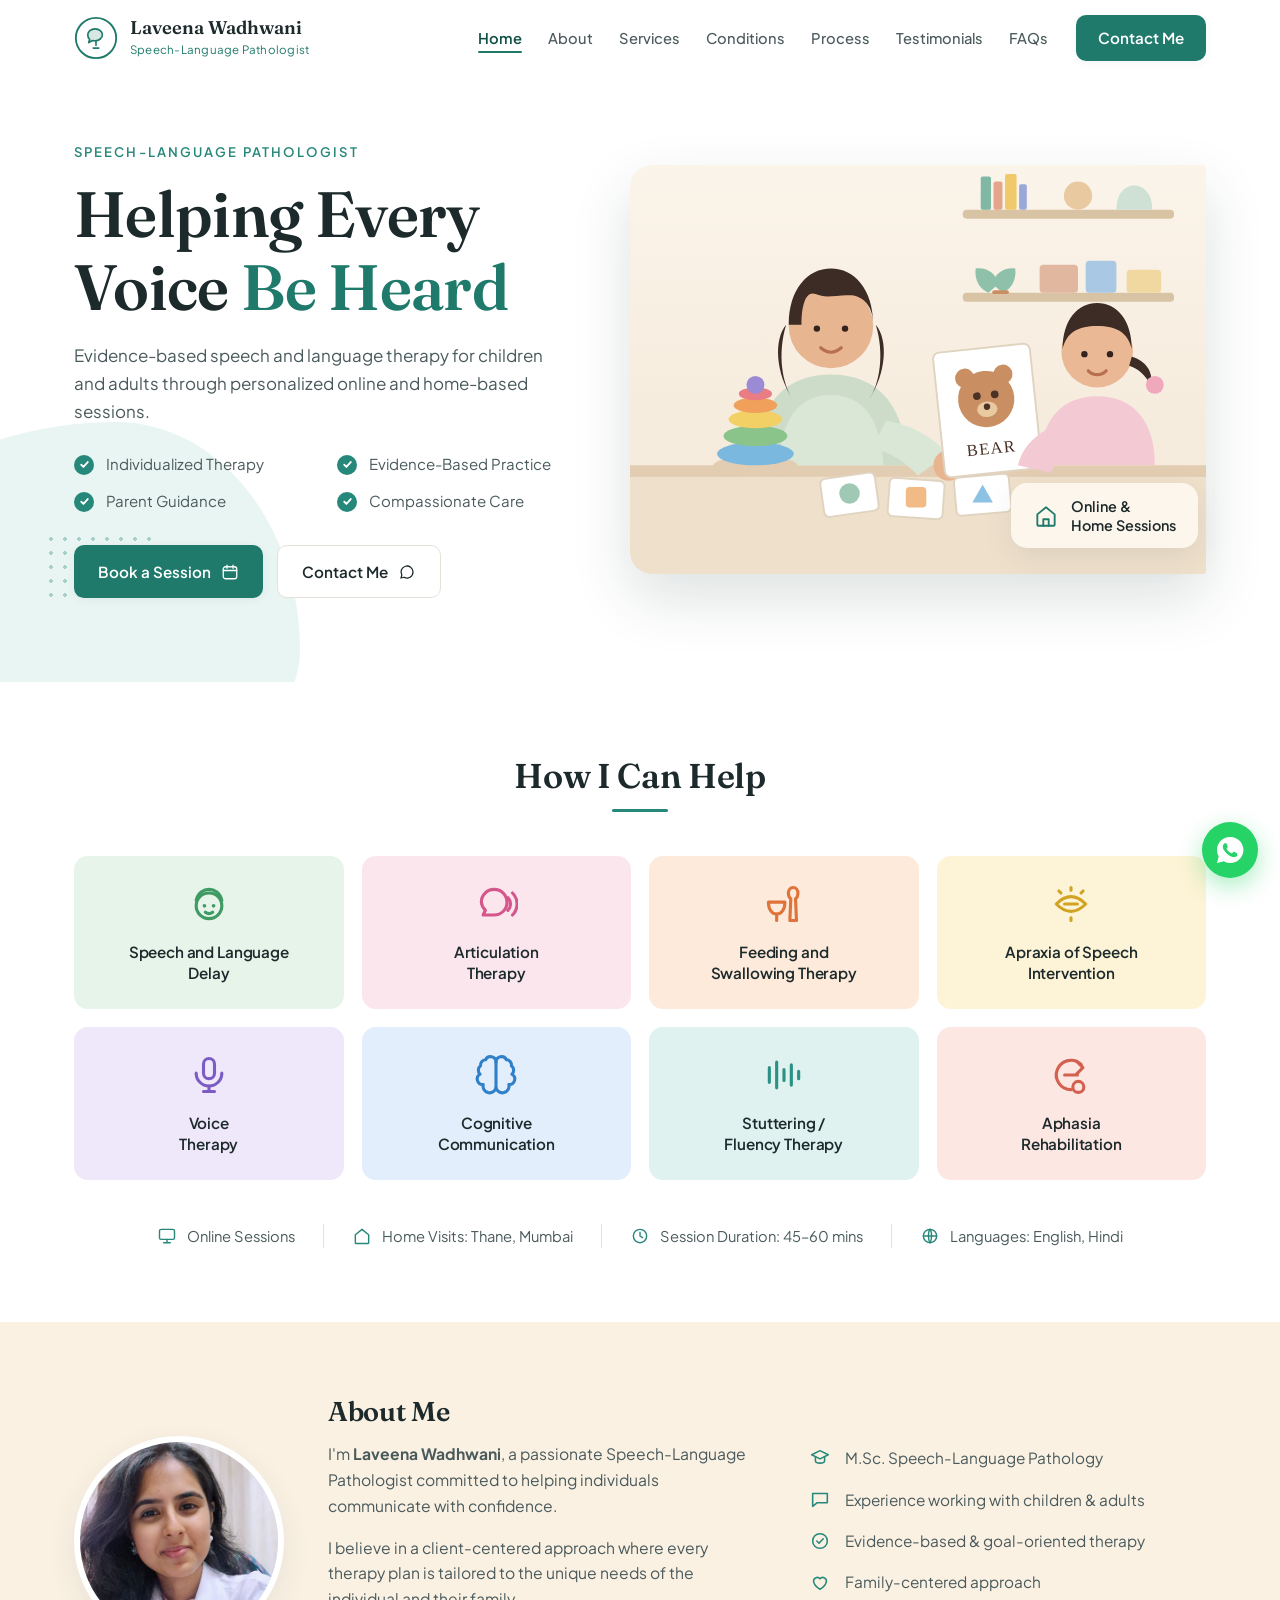
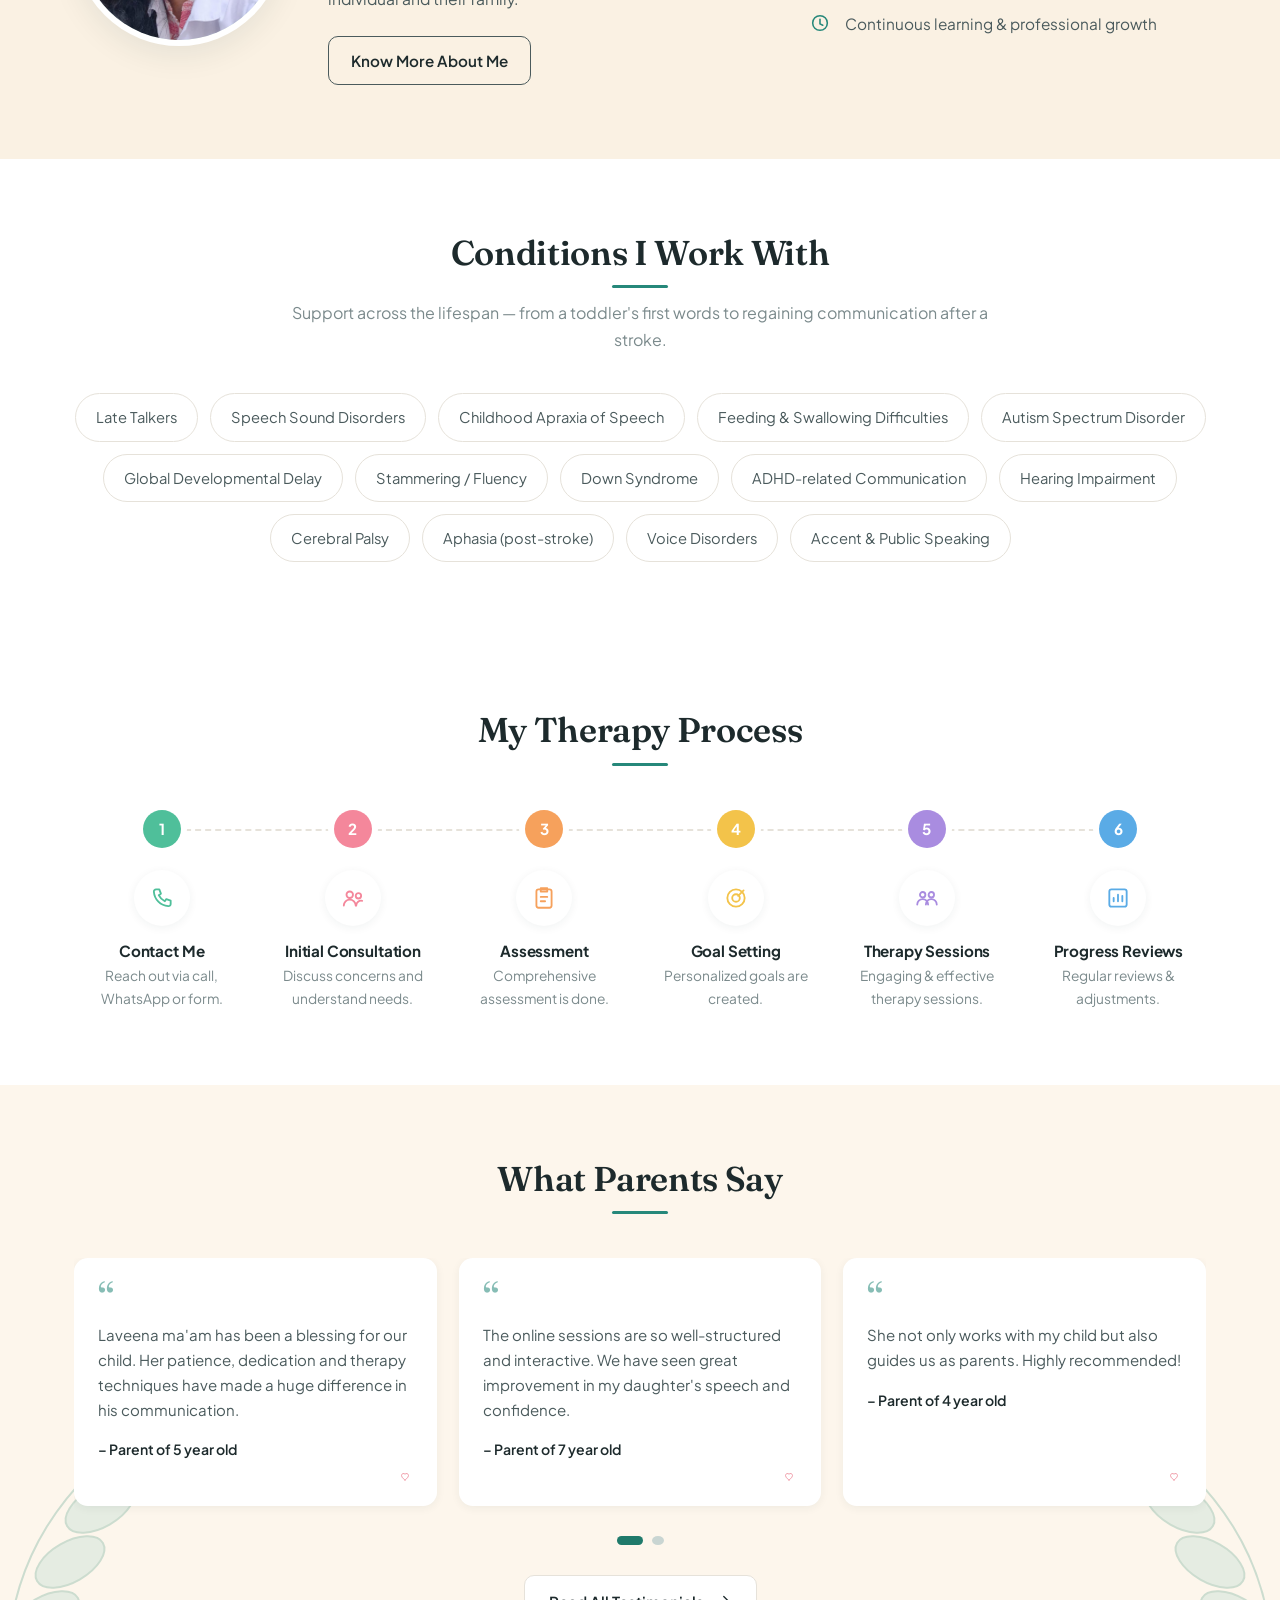
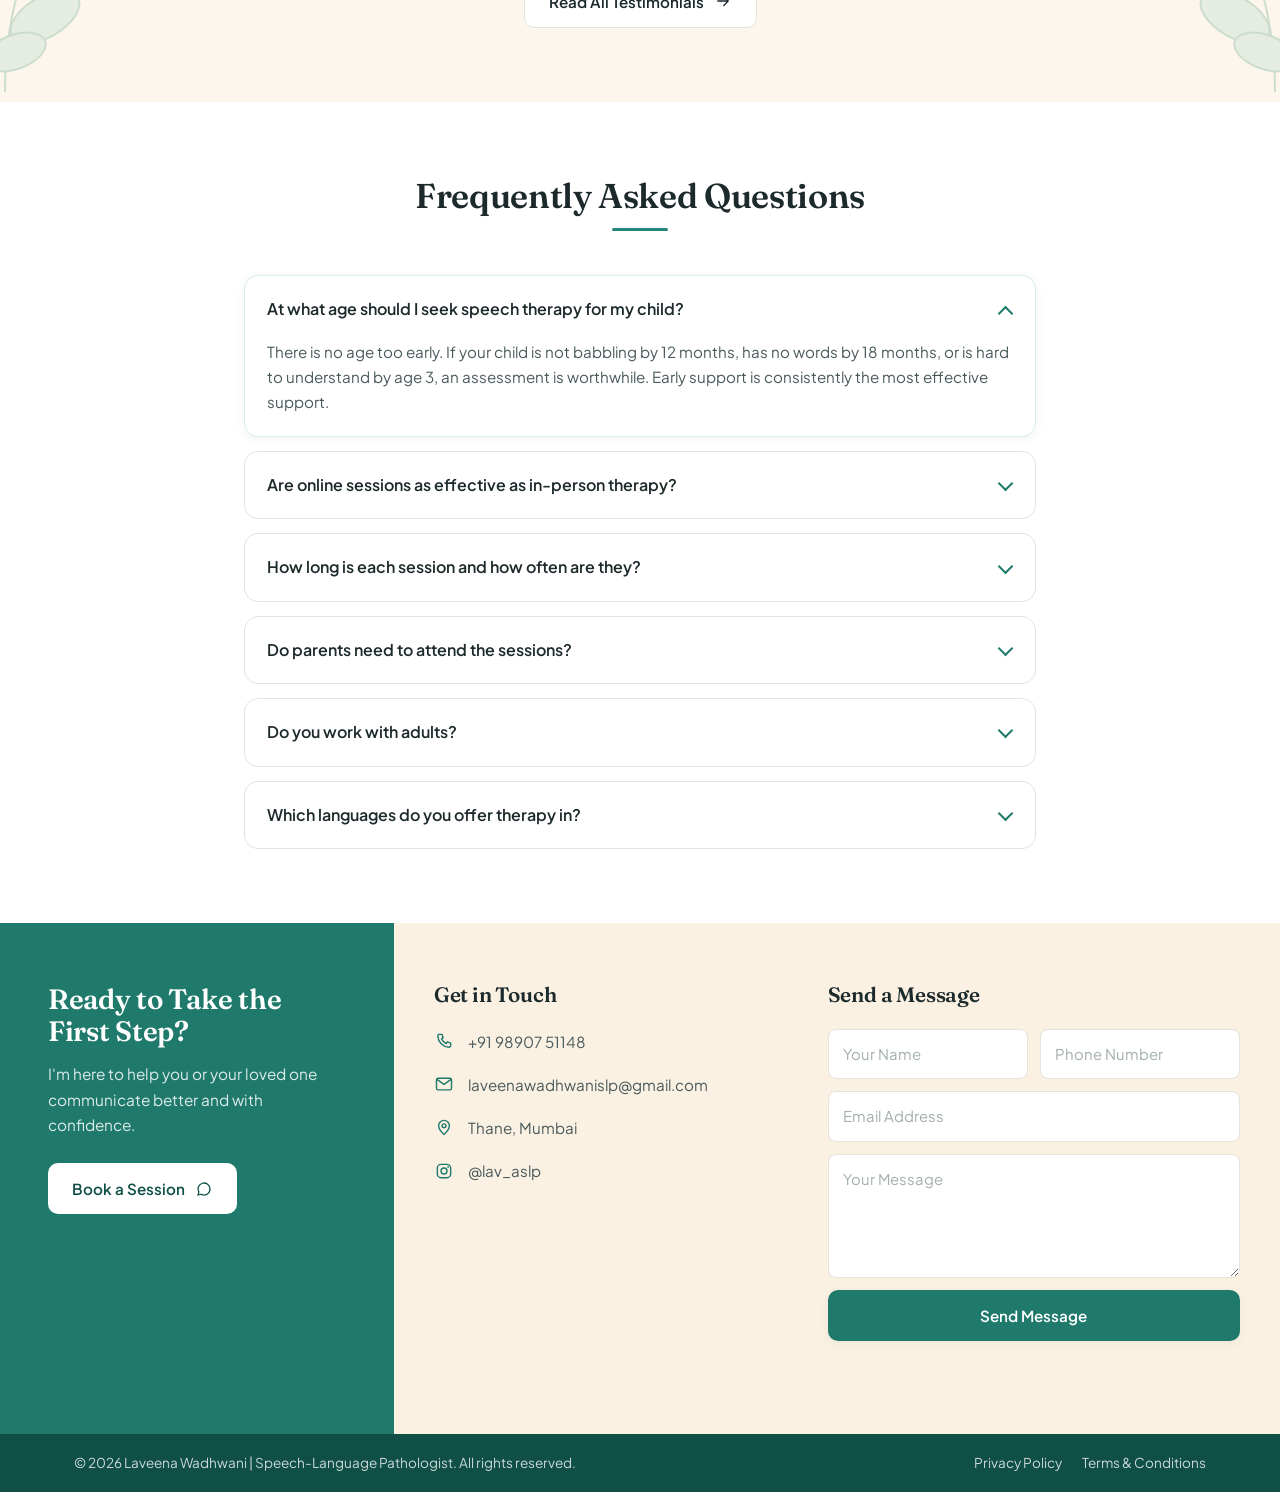
<file: index.html>
<!DOCTYPE html>
<html lang="en">
<head>
<meta charset="UTF-8" />
<meta name="viewport" content="width=device-width, initial-scale=1" />
<title>Laveena Wadhwani | Speech-Language Pathologist</title>
<meta name="description" content="Evidence-based speech and language therapy for children and adults. Online and home-based sessions with Laveena Wadhwani, Speech-Language Pathologist." />
<meta name="theme-color" content="#1f7a6b" />

<meta property="og:type" content="website" />
<meta property="og:title" content="Laveena Wadhwani | Speech-Language Pathologist" />
<meta property="og:description" content="Helping every voice be heard. Evidence-based speech and language therapy for children and adults." />
<meta property="og:image" content="assets/img/hero.svg" />

<link rel="icon" href="assets/img/favicon.svg" type="image/svg+xml" />
<link rel="preconnect" href="https://fonts.googleapis.com" />
<link rel="preconnect" href="https://fonts.gstatic.com" crossorigin />
<link href="https://fonts.googleapis.com/css2?family=Fraunces:opsz,wght@9..144,400;9..144,600;9..144,700&family=Plus+Jakarta+Sans:wght@400;500;600;700&display=swap" rel="stylesheet" />
<link rel="stylesheet" href="assets/css/styles.css" />

<script type="application/ld+json">
{
  "@context": "https://schema.org",
  "@type": "MedicalBusiness",
  "name": "Laveena Wadhwani — Speech-Language Pathologist",
  "description": "Evidence-based speech and language therapy for children and adults, online and home-based.",
  "telephone": "+91-98907-51148",
  "email": "laveenawadhwanislp@gmail.com",
  "availableLanguage": ["English", "Hindi"],
  "areaServed": { "@type": "City", "name": "Thane, Mumbai" },
  "address": { "@type": "PostalAddress", "addressLocality": "Thane", "addressRegion": "Maharashtra", "addressCountry": "IN" },
  "medicalSpecialty": "SpeechPathology"
}
</script>
</head>
<body>

<a class="skip-link" href="#main">Skip to content</a>

<!-- ============ HEADER ============ -->
<header class="site-header" id="header">
  <div class="container header-inner">
    <a class="brand" href="#home" aria-label="Laveena Wadhwani, home">
      <span class="brand-mark" aria-hidden="true">
        <svg viewBox="0 0 48 48" fill="none">
          <circle cx="24" cy="24" r="22" stroke="currentColor" stroke-width="2"/>
          <path d="M15 20.5c0-3.6 3.6-6.5 8-6.5s8 2.9 8 6.5-3.6 6.5-8 6.5c-.9 0-1.8-.1-2.6-.3L16 29l1.1-3.4c-1.3-1.2-2.1-2.8-2.1-5.1Z" fill="currentColor" opacity=".18"/>
          <path d="M15 20.5c0-3.6 3.6-6.5 8-6.5s8 2.9 8 6.5-3.6 6.5-8 6.5c-.9 0-1.8-.1-2.6-.3L16 29l1.1-3.4c-1.3-1.2-2.1-2.8-2.1-5.1Z" stroke="currentColor" stroke-width="1.8" stroke-linejoin="round"/>
          <path d="M24 27v5m-3 3h6" stroke="currentColor" stroke-width="1.8" stroke-linecap="round"/>
        </svg>
      </span>
      <span class="brand-text">
        <strong>Laveena Wadhwani</strong>
        <small>Speech-Language Pathologist</small>
      </span>
    </a>

    <nav class="nav" id="nav" aria-label="Primary">
      <ul>
        <li><a href="#home" class="active">Home</a></li>
        <li><a href="#about">About</a></li>
        <li><a href="#services">Services</a></li>
        <li><a href="#conditions">Conditions</a></li>
        <li><a href="#process">Process</a></li>
        <li><a href="#testimonials">Testimonials</a></li>
        <li><a href="#faqs">FAQs</a></li>
      </ul>
      <a class="btn btn-primary nav-cta" href="#contact">Contact Me</a>
    </nav>

    <button class="nav-toggle" id="navToggle" aria-label="Open menu" aria-expanded="false" aria-controls="nav">
      <span></span><span></span><span></span>
    </button>
  </div>
</header>

<main id="main">

<!-- ============ HERO ============ -->
<section class="hero" id="home">
  <span class="blob blob-1" aria-hidden="true"></span>
  <span class="dots" aria-hidden="true"></span>
  <div class="container hero-inner">
    <div class="hero-copy reveal">
      <p class="eyebrow">Speech-Language Pathologist</p>
      <h1>Helping Every<br />Voice <em>Be Heard</em></h1>
      <p class="lede">Evidence-based speech and language therapy for children and adults through personalized online and home-based sessions.</p>

      <ul class="ticks">
        <li>Individualized Therapy</li>
        <li>Evidence-Based Practice</li>
        <li>Parent Guidance</li>
        <li>Compassionate Care</li>
      </ul>

      <div class="hero-actions">
        <a class="btn btn-primary" href="#contact">Book a Session
          <svg viewBox="0 0 24 24" aria-hidden="true"><rect x="3" y="5" width="18" height="16" rx="3"/><path d="M8 3v4M16 3v4M3 10h18"/></svg>
        </a>
        <a class="btn btn-ghost" href="https://wa.me/919890751148" target="_blank" rel="noopener">Contact Me
          <svg viewBox="0 0 24 24" aria-hidden="true"><path d="M20 12a8 8 0 0 1-11.9 7L4 20l1.1-3.9A8 8 0 1 1 20 12Z"/></svg>
        </a>
      </div>
    </div>

    <div class="hero-media reveal">
      <img src="assets/img/hero.svg" alt="Speech-language pathologist working with a young child using picture cards" width="900" height="640" />
      <div class="hero-badge">
        <svg viewBox="0 0 24 24" aria-hidden="true"><path d="M4 10.5 12 4l8 6.5V20a1 1 0 0 1-1 1H5a1 1 0 0 1-1-1v-9.5Z"/><path d="M9.5 21v-6h5v6"/></svg>
        <span>Online &amp;<br />Home Sessions</span>
      </div>
    </div>
  </div>
</section>

<!-- ============ SERVICES ============ -->
<section class="section" id="services">
  <div class="container">
    <h2 class="section-title">How I Can Help</h2>

    <div class="service-grid">
      <article class="service-card c-green reveal">
        <span class="service-icon">
          <svg viewBox="0 0 24 24" aria-hidden="true"><circle cx="12" cy="13" r="7"/><path d="M5 10c1-4 4-6 7-6s6 2 7 6"/><circle cx="9.5" cy="13" r="1" fill="currentColor" stroke="none"/><circle cx="14.5" cy="13" r="1" fill="currentColor" stroke="none"/><path d="M10 16.5c1.2.9 2.8.9 4 0"/></svg>
        </span>
        <h3>Speech and Language<br />Delay</h3>
      </article>

      <article class="service-card c-pink reveal">
        <span class="service-icon">
          <svg viewBox="0 0 24 24" aria-hidden="true"><path d="M4 11a7 7 0 0 1 14 0c0 3.9-3.1 7-7 7H5l1.2-2.6A7 7 0 0 1 4 11Z"/><path d="M18.5 8.5a5 5 0 0 1 0 7M21 6a8.5 8.5 0 0 1 0 12"/></svg>
        </span>
        <h3>Articulation<br />Therapy</h3>
      </article>

      <article class="service-card c-peach reveal">
        <span class="service-icon">
          <svg viewBox="0 0 24 24" aria-hidden="true"><path d="M3.5 11h9c0 4-2 6.5-4.5 6.5S3.5 15 3.5 11Z"/><path d="M8 17.5V21"/><path d="M17 3c1.6 0 2.6 1.3 2.6 3.2 0 1.4-.5 2.4-1.3 3l.5 11.8h-3.6l.5-11.8c-.8-.6-1.3-1.6-1.3-3C14.4 4.3 15.4 3 17 3Z"/></svg>
        </span>
        <h3>Feeding and<br />Swallowing Therapy</h3>
      </article>

      <article class="service-card c-yellow reveal">
        <span class="service-icon">
          <svg viewBox="0 0 24 24" aria-hidden="true"><path d="M4 12c2.5-2.6 5.3-4 8-4s5.5 1.4 8 4c-2.5 2.6-5.3 4-8 4s-5.5-1.4-8-4Z"/><path d="M8.5 12h7"/><path d="M12 4.5V3M6.5 6 5.4 4.9M17.5 6l1.1-1.1M12 19.5V21"/></svg>
        </span>
        <h3>Apraxia of Speech<br />Intervention</h3>
      </article>

      <article class="service-card c-lilac reveal">
        <span class="service-icon">
          <svg viewBox="0 0 24 24" aria-hidden="true"><rect x="9" y="3" width="6" height="11" rx="3"/><path d="M5 11a7 7 0 0 0 14 0"/><path d="M12 18v3M9 21h6"/></svg>
        </span>
        <h3>Voice<br />Therapy</h3>
      </article>

      <article class="service-card c-blue reveal">
        <span class="service-icon">
          <svg viewBox="0 0 24 24" aria-hidden="true"><path d="M12 5a3 3 0 0 0-5.7-1.3A2.8 2.8 0 0 0 3.6 7a3 3 0 0 0-.3 4.6A3 3 0 0 0 5 17.2 3 3 0 0 0 12 19V5Z"/><path d="M12 5a3 3 0 0 1 5.7-1.3A2.8 2.8 0 0 1 20.4 7a3 3 0 0 1 .3 4.6A3 3 0 0 1 19 17.2 3 3 0 0 1 12 19"/></svg>
        </span>
        <h3>Cognitive<br />Communication</h3>
      </article>

      <article class="service-card c-mint reveal">
        <span class="service-icon">
          <svg viewBox="0 0 24 24" aria-hidden="true"><path d="M4 8v8M8 5v14M12 9v6M16 6.5v11M20 10v4"/></svg>
        </span>
        <h3>Stuttering /<br />Fluency Therapy</h3>
      </article>

      <article class="service-card c-coral reveal">
        <span class="service-icon">
          <svg viewBox="0 0 24 24" aria-hidden="true"><path d="M12 20a8 8 0 1 1 5.6-13.7"/><path d="M8.5 12h7"/><path d="M15 4.5 18.5 8 15 11.5"/><path d="M16 15.5c1.6 0 3 1.3 3 3s-1.4 3-3 3-3-1.3-3-3 1.4-3 3-3Z"/></svg>
        </span>
        <h3>Aphasia<br />Rehabilitation</h3>
      </article>
    </div>

    <ul class="info-strip reveal">
      <li>
        <svg viewBox="0 0 24 24" aria-hidden="true"><rect x="3" y="4" width="18" height="12" rx="2"/><path d="M8 20h8M12 16v4"/></svg>
        Online Sessions
      </li>
      <li>
        <svg viewBox="0 0 24 24" aria-hidden="true"><path d="M4 10.5 12 4l8 6.5V20a1 1 0 0 1-1 1H5a1 1 0 0 1-1-1v-9.5Z"/></svg>
        Home Visits: Thane, Mumbai
      </li>
      <li>
        <svg viewBox="0 0 24 24" aria-hidden="true"><circle cx="12" cy="12" r="8"/><path d="M12 7.5V12l3 2"/></svg>
        Session Duration: 45–60 mins
      </li>
      <li>
        <svg viewBox="0 0 24 24" aria-hidden="true"><circle cx="12" cy="12" r="8"/><path d="M4 12h16M12 4c2.5 2.6 2.5 12.4 0 16M12 4c-2.5 2.6-2.5 12.4 0 16"/></svg>
        Languages: English, Hindi
      </li>
    </ul>
  </div>
</section>

<!-- ============ ABOUT ============ -->
<section class="section about" id="about">
  <div class="container about-inner">
    <div class="about-photo reveal">
      <img src="assets/img/portrait.jpg" alt="Laveena Wadhwani, Speech-Language Pathologist" width="913" height="1600" />
    </div>

    <div class="about-copy reveal">
      <h2>About Me</h2>
      <p>I'm <strong>Laveena Wadhwani</strong>, a passionate Speech-Language Pathologist committed to helping individuals communicate with confidence.</p>
      <p>I believe in a client-centered approach where every therapy plan is tailored to the unique needs of the individual and their family.</p>
      <a class="btn btn-outline" href="#contact">Know More About Me</a>
    </div>

    <ul class="about-points reveal">
      <li>
        <svg viewBox="0 0 24 24" aria-hidden="true"><path d="M12 4 3 8.5 12 13l9-4.5L12 4Z"/><path d="M7 10.8V15c0 1.4 2.2 2.6 5 2.6s5-1.2 5-2.6v-4.2"/></svg>
        M.Sc. Speech-Language Pathology
      </li>
      <li>
        <svg viewBox="0 0 24 24" aria-hidden="true"><path d="M4 6h16v10H9l-5 4V6Z"/></svg>
        Experience working with children &amp; adults
      </li>
      <li>
        <svg viewBox="0 0 24 24" aria-hidden="true"><circle cx="12" cy="12" r="8"/><path d="m8.5 12 2.4 2.5 4.6-5"/></svg>
        Evidence-based &amp; goal-oriented therapy
      </li>
      <li>
        <svg viewBox="0 0 24 24" aria-hidden="true"><path d="M12 20s-7-4.4-7-9a4 4 0 0 1 7-2.6A4 4 0 0 1 19 11c0 4.6-7 9-7 9Z"/></svg>
        Family-centered approach
      </li>
      <li>
        <svg viewBox="0 0 24 24" aria-hidden="true"><circle cx="12" cy="12" r="8"/><path d="M12 8v5l3 1.5"/></svg>
        Continuous learning &amp; professional growth
      </li>
    </ul>
  </div>
</section>

<!-- ============ CONDITIONS ============ -->
<section class="section" id="conditions">
  <div class="container">
    <h2 class="section-title">Conditions I Work With</h2>
    <p class="section-sub">Support across the lifespan — from a toddler's first words to regaining communication after a stroke.</p>

    <div class="chip-grid">
      <span class="chip reveal">Late Talkers</span>
      <span class="chip reveal">Speech Sound Disorders</span>
      <span class="chip reveal">Childhood Apraxia of Speech</span>
      <span class="chip reveal">Feeding &amp; Swallowing Difficulties</span>
      <span class="chip reveal">Autism Spectrum Disorder</span>
      <span class="chip reveal">Global Developmental Delay</span>
      <span class="chip reveal">Stammering / Fluency</span>
      <span class="chip reveal">Down Syndrome</span>
      <span class="chip reveal">ADHD-related Communication</span>
      <span class="chip reveal">Hearing Impairment</span>
      <span class="chip reveal">Cerebral Palsy</span>
      <span class="chip reveal">Aphasia (post-stroke)</span>
      <span class="chip reveal">Voice Disorders</span>
      <span class="chip reveal">Accent &amp; Public Speaking</span>
    </div>
  </div>
</section>

<!-- ============ PROCESS ============ -->
<section class="section process" id="process">
  <div class="container">
    <h2 class="section-title">My Therapy Process</h2>

    <ol class="steps">
      <li class="reveal" style="--step:#4fbf9a">
        <span class="step-num">1</span>
        <span class="step-icon"><svg viewBox="0 0 24 24" aria-hidden="true"><path d="M6.5 4h3l1.5 4-2 1.4a12 12 0 0 0 5.6 5.6L16 13l4 1.5v3a2 2 0 0 1-2.2 2C10.6 19 5 13.4 4.5 6.2A2 2 0 0 1 6.5 4Z"/></svg></span>
        <h3>Contact Me</h3>
        <p>Reach out via call, WhatsApp or form.</p>
      </li>
      <li class="reveal" style="--step:#f4879b">
        <span class="step-num">2</span>
        <span class="step-icon"><svg viewBox="0 0 24 24" aria-hidden="true"><circle cx="9" cy="9" r="3"/><path d="M3.5 19a5.5 5.5 0 0 1 11 0"/><circle cx="17" cy="10" r="2.5"/><path d="M15 19a4.5 4.5 0 0 1 5.5-4.4"/></svg></span>
        <h3>Initial Consultation</h3>
        <p>Discuss concerns and understand needs.</p>
      </li>
      <li class="reveal" style="--step:#f6a15c">
        <span class="step-num">3</span>
        <span class="step-icon"><svg viewBox="0 0 24 24" aria-hidden="true"><rect x="5" y="4" width="14" height="17" rx="2"/><path d="M9 3h6v3H9z"/><path d="M9 11h6M9 15h4"/></svg></span>
        <h3>Assessment</h3>
        <p>Comprehensive assessment is done.</p>
      </li>
      <li class="reveal" style="--step:#f3c34a">
        <span class="step-num">4</span>
        <span class="step-icon"><svg viewBox="0 0 24 24" aria-hidden="true"><circle cx="12" cy="12" r="8"/><circle cx="12" cy="12" r="3.5"/><path d="m14 10 5-5"/></svg></span>
        <h3>Goal Setting</h3>
        <p>Personalized goals are created.</p>
      </li>
      <li class="reveal" style="--step:#a98ce0">
        <span class="step-num">5</span>
        <span class="step-icon"><svg viewBox="0 0 24 24" aria-hidden="true"><circle cx="8" cy="9" r="2.5"/><circle cx="16" cy="9" r="2.5"/><path d="M3 18a5 5 0 0 1 10 0M11 18a5 5 0 0 1 10 0"/></svg></span>
        <h3>Therapy Sessions</h3>
        <p>Engaging &amp; effective therapy sessions.</p>
      </li>
      <li class="reveal" style="--step:#5aabe6">
        <span class="step-num">6</span>
        <span class="step-icon"><svg viewBox="0 0 24 24" aria-hidden="true"><rect x="4" y="4" width="16" height="16" rx="2"/><path d="M8 15v-3M12 15V9M16 15v-5"/></svg></span>
        <h3>Progress Reviews</h3>
        <p>Regular reviews &amp; adjustments.</p>
      </li>
    </ol>
  </div>
</section>

<!-- ============ TESTIMONIALS ============ -->
<section class="section testimonials" id="testimonials">
  <span class="leaf leaf-l" aria-hidden="true"></span>
  <span class="leaf leaf-r" aria-hidden="true"></span>
  <div class="container">
    <h2 class="section-title">What Parents Say</h2>

    <div class="slider" id="slider">
      <div class="slides" id="slides">
        <figure class="quote">
          <span class="qmark">&#8220;</span>
          <blockquote>Laveena ma'am has been a blessing for our child. Her patience, dedication and therapy techniques have made a huge difference in his communication.</blockquote>
          <figcaption>– Parent of 5 year old</figcaption>
          <button class="heart" aria-label="Like this testimonial"><svg viewBox="0 0 24 24"><path d="M12 20s-7-4.4-7-9a4 4 0 0 1 7-2.6A4 4 0 0 1 19 11c0 4.6-7 9-7 9Z"/></svg></button>
        </figure>
        <figure class="quote">
          <span class="qmark">&#8220;</span>
          <blockquote>The online sessions are so well-structured and interactive. We have seen great improvement in my daughter's speech and confidence.</blockquote>
          <figcaption>– Parent of 7 year old</figcaption>
          <button class="heart" aria-label="Like this testimonial"><svg viewBox="0 0 24 24"><path d="M12 20s-7-4.4-7-9a4 4 0 0 1 7-2.6A4 4 0 0 1 19 11c0 4.6-7 9-7 9Z"/></svg></button>
        </figure>
        <figure class="quote">
          <span class="qmark">&#8220;</span>
          <blockquote>She not only works with my child but also guides us as parents. Highly recommended!</blockquote>
          <figcaption>– Parent of 4 year old</figcaption>
          <button class="heart" aria-label="Like this testimonial"><svg viewBox="0 0 24 24"><path d="M12 20s-7-4.4-7-9a4 4 0 0 1 7-2.6A4 4 0 0 1 19 11c0 4.6-7 9-7 9Z"/></svg></button>
        </figure>
        <figure class="quote">
          <span class="qmark">&#8220;</span>
          <blockquote>My son went from single words to full sentences in a few months. The home programme made practice easy for us.</blockquote>
          <figcaption>– Parent of 3 year old</figcaption>
          <button class="heart" aria-label="Like this testimonial"><svg viewBox="0 0 24 24"><path d="M12 20s-7-4.4-7-9a4 4 0 0 1 7-2.6A4 4 0 0 1 19 11c0 4.6-7 9-7 9Z"/></svg></button>
        </figure>
        <figure class="quote">
          <span class="qmark">&#8220;</span>
          <blockquote>After my father's stroke, Laveena helped him speak again with such warmth and structure. We are grateful.</blockquote>
          <figcaption>– Daughter of 62 year old</figcaption>
          <button class="heart" aria-label="Like this testimonial"><svg viewBox="0 0 24 24"><path d="M12 20s-7-4.4-7-9a4 4 0 0 1 7-2.6A4 4 0 0 1 19 11c0 4.6-7 9-7 9Z"/></svg></button>
        </figure>
        <figure class="quote">
          <span class="qmark">&#8220;</span>
          <blockquote>Sessions are playful and my daughter looks forward to them. That alone says everything.</blockquote>
          <figcaption>– Parent of 6 year old</figcaption>
          <button class="heart" aria-label="Like this testimonial"><svg viewBox="0 0 24 24"><path d="M12 20s-7-4.4-7-9a4 4 0 0 1 7-2.6A4 4 0 0 1 19 11c0 4.6-7 9-7 9Z"/></svg></button>
        </figure>
      </div>
      <div class="dots-nav" id="dotsNav" role="tablist" aria-label="Testimonials"></div>
    </div>

    <div class="see-all">
      <a class="btn btn-ghost" href="testimonials.html">Read All Testimonials
        <svg viewBox="0 0 24 24" aria-hidden="true"><path d="M5 12h14M13 6l6 6-6 6"/></svg>
      </a>
    </div>
  </div>
</section>

<!-- ============ FAQs ============ -->
<section class="section" id="faqs">
  <div class="container narrow">
    <h2 class="section-title">Frequently Asked Questions</h2>

    <div class="faq-list">
      <details class="faq reveal" open>
        <summary>At what age should I seek speech therapy for my child?</summary>
        <p>There is no age too early. If your child is not babbling by 12 months, has no words by 18 months, or is hard to understand by age 3, an assessment is worthwhile. Early support is consistently the most effective support.</p>
      </details>
      <details class="faq reveal">
        <summary>Are online sessions as effective as in-person therapy?</summary>
        <p>Yes. Research on teletherapy shows outcomes comparable to in-person sessions for most goals. Online sessions also make it easier for parents to observe and carry techniques into daily routines at home.</p>
      </details>
      <details class="faq reveal">
        <summary>How long is each session and how often are they?</summary>
        <p>Sessions run 45–60 minutes. Most clients start with 2 sessions a week, adjusted after the initial assessment based on goals and progress.</p>
      </details>
      <details class="faq reveal">
        <summary>Do parents need to attend the sessions?</summary>
        <p>For young children, yes — parent involvement is a large part of why therapy works. You will get home activities and coaching so progress continues between sessions.</p>
      </details>
      <details class="faq reveal">
        <summary>Do you work with adults?</summary>
        <p>Yes. I work with adults on voice disorders, fluency, aphasia after stroke, cognitive-communication difficulties, and professional communication skills.</p>
      </details>
      <details class="faq reveal">
        <summary>Which languages do you offer therapy in?</summary>
        <p>English and Hindi, and therapy plans are built around your family's home language so learning transfers naturally to everyday life.</p>
      </details>
    </div>
  </div>
</section>

<!-- ============ CONTACT ============ -->
<section class="contact" id="contact">
  <div class="contact-grid">
    <div class="contact-cta reveal">
      <h2>Ready to Take the First Step?</h2>
      <p>I'm here to help you or your loved one communicate better and with confidence.</p>
      <a class="btn btn-light" href="https://wa.me/919890751148" target="_blank" rel="noopener">Book a Session
        <svg viewBox="0 0 24 24" aria-hidden="true"><path d="M20 12a8 8 0 0 1-11.9 7L4 20l1.1-3.9A8 8 0 1 1 20 12Z"/></svg>
      </a>
    </div>

    <div class="contact-details reveal">
      <h3>Get in Touch</h3>
      <ul>
        <li>
          <svg viewBox="0 0 24 24" aria-hidden="true"><path d="M6.5 4h3l1.5 4-2 1.4a12 12 0 0 0 5.6 5.6L16 13l4 1.5v3a2 2 0 0 1-2.2 2C10.6 19 5 13.4 4.5 6.2A2 2 0 0 1 6.5 4Z"/></svg>
          <a href="tel:+919890751148">+91 98907 51148</a>
        </li>
        <li>
          <svg viewBox="0 0 24 24" aria-hidden="true"><rect x="3" y="5" width="18" height="14" rx="2"/><path d="m3.5 6.5 8.5 6 8.5-6"/></svg>
          <a href="mailto:laveenawadhwanislp@gmail.com">laveenawadhwanislp@gmail.com</a>
        </li>
        <li>
          <svg viewBox="0 0 24 24" aria-hidden="true"><path d="M12 21s6.5-6 6.5-10.5a6.5 6.5 0 1 0-13 0C5.5 15 12 21 12 21Z"/><circle cx="12" cy="10.5" r="2.3"/></svg>
          <span>Thane, Mumbai</span>
        </li>
        <li>
          <svg viewBox="0 0 24 24" aria-hidden="true"><rect x="4" y="4" width="16" height="16" rx="4.5"/><circle cx="12" cy="12" r="3.6"/><circle cx="16.9" cy="7.1" r="1.05" fill="currentColor" stroke="none"/></svg>
          <a href="https://instagram.com/lav_aslp" target="_blank" rel="noopener">@lav_aslp</a>
        </li>
      </ul>
    </div>

    <div class="contact-form-wrap reveal">
      <h3>Send a Message</h3>
      <!-- Replace action with your Formspree/Getform endpoint to receive submissions -->
      <form id="contactForm" class="contact-form" action="https://formspree.io/f/your-form-id" method="POST" novalidate>
        <div class="row">
          <label class="sr-only" for="name">Your Name</label>
          <input id="name" name="name" type="text" placeholder="Your Name" required />
          <label class="sr-only" for="phone">Phone Number</label>
          <input id="phone" name="phone" type="tel" placeholder="Phone Number" required />
        </div>
        <label class="sr-only" for="email">Email Address</label>
        <input id="email" name="email" type="email" placeholder="Email Address" required />
        <label class="sr-only" for="message">Your Message</label>
        <textarea id="message" name="message" rows="4" placeholder="Your Message" required></textarea>
        <button class="btn btn-primary" type="submit">Send Message</button>
        <p class="form-status" id="formStatus" role="status" aria-live="polite"></p>
      </form>
    </div>
  </div>
</section>

</main>

<!-- ============ FOOTER ============ -->
<footer class="site-footer">
  <div class="container footer-inner">
    <p>© <span id="year">2026</span> Laveena Wadhwani | Speech-Language Pathologist. All rights reserved.</p>
    <nav class="footer-links" aria-label="Legal">
      <a href="#faqs">Privacy Policy</a>
      <a href="#faqs">Terms &amp; Conditions</a>
    </nav>
  </div>
</footer>

<a class="whatsapp-float" href="https://wa.me/919890751148" target="_blank" rel="noopener" aria-label="Chat on WhatsApp">
  <svg viewBox="0 0 32 32" aria-hidden="true"><path fill="currentColor" d="M16 3C8.8 3 3 8.8 3 16c0 2.3.6 4.5 1.7 6.4L3 29l6.8-1.8A13 13 0 1 0 16 3Zm7.5 18.3c-.3.9-1.8 1.7-2.5 1.8-.6.1-1.4.1-2.3-.1-.5-.2-1.2-.4-2.1-.8-3.7-1.6-6.1-5.3-6.3-5.6-.2-.2-1.5-2-1.5-3.8s.9-2.7 1.3-3.1c.3-.4.7-.5 1-.5h.7c.2 0 .5 0 .8.6l1.1 2.6c.1.2.2.4 0 .7l-.4.6-.4.5c-.2.2-.4.4-.2.7.2.4.9 1.6 2 2.5 1.4 1.2 2.5 1.6 2.9 1.8.3.1.5.1.7-.1l1-1.2c.2-.3.5-.2.8-.1l2.4 1.2c.4.2.6.3.7.4.1.3.1.9-.2 1.8Z"/></svg>
</a>

<script src="assets/js/main.js"></script>
</body>
</html>
</file>
<file: assets/css/styles.css>
/* ============================================================
   Laveena Wadhwani — Speech-Language Pathologist
   ============================================================ */

:root{
  --teal-900:#0f4f45;
  --teal-700:#1f7a6b;
  --teal-600:#26887a;
  --teal-100:#dbeee9;
  --cream:#fdf6ec;
  --cream-2:#faf1e3;
  --ink:#1d2a2c;
  --ink-2:#4a5a5c;
  --muted:#7b8a8c;
  --line:#e6e2da;
  --white:#fff;

  --c-green:#e7f4ea;
  --c-pink:#fbe6ee;
  --c-peach:#fdeadb;
  --c-yellow:#fdf3d6;
  --c-lilac:#efe8fa;
  --c-blue:#e2eefb;
  --c-mint:#dff2f0;
  --c-coral:#fde7e3;

  --radius:14px;
  --radius-lg:22px;
  --shadow-sm:0 2px 10px rgba(16,50,45,.06);
  --shadow:0 10px 30px rgba(16,50,45,.08);
  --shadow-lg:0 24px 60px rgba(16,50,45,.14);

  --font-head:"Fraunces",Georgia,"Times New Roman",serif;
  --font-body:"Plus Jakarta Sans",-apple-system,BlinkMacSystemFont,"Segoe UI",Roboto,sans-serif;

  --header-h:76px;
  --container:1180px;
}

*,*::before,*::after{box-sizing:border-box}
html{scroll-behavior:smooth;scroll-padding-top:calc(var(--header-h) + 12px);-webkit-text-size-adjust:100%}
body{
  margin:0;
  font-family:var(--font-body);
  color:var(--ink);
  background:var(--white);
  line-height:1.65;
  -webkit-font-smoothing:antialiased;
  overflow-x:hidden;
}
img{max-width:100%;display:block;height:auto}
a{color:inherit;text-decoration:none}
h1,h2,h3{font-family:var(--font-head);font-weight:600;line-height:1.15;margin:0 0 .5em;letter-spacing:-.01em}
p{margin:0 0 1em}
ul,ol{margin:0;padding:0;list-style:none}
button{font:inherit;cursor:pointer;border:0;background:none;color:inherit}
input,textarea{font:inherit;color:inherit}
svg{width:100%;height:100%;fill:none;stroke:currentColor;stroke-width:1.7;stroke-linecap:round;stroke-linejoin:round}

.container{width:100%;max-width:var(--container);margin-inline:auto;padding-inline:24px}
.container.narrow{max-width:840px}
.sr-only{position:absolute;width:1px;height:1px;padding:0;margin:-1px;overflow:hidden;clip:rect(0 0 0 0);white-space:nowrap;border:0}
.skip-link{position:absolute;left:-9999px;top:0;z-index:200;background:var(--teal-700);color:#fff;padding:10px 18px;border-radius:0 0 8px 0}
.skip-link:focus{left:0}
:focus-visible{outline:3px solid var(--teal-600);outline-offset:3px;border-radius:6px}

/* ---------- Buttons ---------- */
.btn{
  display:inline-flex;align-items:center;gap:10px;
  padding:13px 24px;border-radius:10px;
  font-weight:600;font-size:.95rem;
  transition:transform .2s ease,box-shadow .2s ease,background .2s ease,color .2s ease;
  white-space:nowrap;
}
.btn svg{width:18px;height:18px;flex:none}
.btn-primary{background:var(--teal-700);color:#fff;box-shadow:var(--shadow-sm)}
.btn-primary:hover{background:var(--teal-900);transform:translateY(-2px);box-shadow:var(--shadow)}
.btn-ghost{background:#fff;color:var(--ink);border:1px solid var(--line)}
.btn-ghost:hover{border-color:var(--teal-600);color:var(--teal-700);transform:translateY(-2px)}
.btn-outline{background:transparent;color:var(--ink);border:1px solid var(--ink-2);padding:11px 22px}
.btn-outline:hover{background:var(--ink);color:#fff}
.btn-light{background:#fff;color:var(--teal-900)}
.btn-light:hover{transform:translateY(-2px);box-shadow:var(--shadow)}

/* ---------- Header ---------- */
.site-header{
  position:sticky;top:0;z-index:100;
  background:rgba(255,255,255,.92);
  backdrop-filter:blur(10px);
  border-bottom:1px solid transparent;
  transition:box-shadow .25s ease,border-color .25s ease;
}
.site-header.scrolled{box-shadow:0 4px 24px rgba(16,50,45,.07);border-color:var(--line)}
.header-inner{display:flex;align-items:center;justify-content:space-between;gap:24px;min-height:var(--header-h)}

.brand{display:flex;align-items:center;gap:12px}
.brand-mark{width:44px;height:44px;flex:none;color:var(--teal-700)}
.brand-text strong{display:block;font-family:var(--font-head);font-size:1.15rem;font-weight:600;line-height:1.2}
.brand-text small{display:block;font-size:.72rem;color:var(--teal-700);letter-spacing:.02em}

.nav{display:flex;align-items:center;gap:28px}
.nav ul{display:flex;align-items:center;gap:26px}
.nav ul a{
  position:relative;font-size:.92rem;font-weight:500;color:var(--ink-2);
  padding:6px 0;transition:color .2s ease;
}
.nav ul a::after{
  content:"";position:absolute;left:50%;right:50%;bottom:0;height:2px;
  background:var(--teal-700);border-radius:2px;transition:left .25s ease,right .25s ease;
}
.nav ul a:hover{color:var(--teal-700)}
.nav ul a:hover::after,.nav ul a.active::after{left:0;right:0}
.nav ul a.active{color:var(--teal-900);font-weight:600}
.nav-cta{padding:10px 22px}

.nav-toggle{display:none;width:44px;height:44px;flex-direction:column;justify-content:center;gap:5px;padding:0 10px}
.nav-toggle span{display:block;height:2px;background:var(--ink);border-radius:2px;transition:transform .25s ease,opacity .2s ease}
.nav-toggle[aria-expanded="true"] span:nth-child(1){transform:translateY(7px) rotate(45deg)}
.nav-toggle[aria-expanded="true"] span:nth-child(2){opacity:0}
.nav-toggle[aria-expanded="true"] span:nth-child(3){transform:translateY(-7px) rotate(-45deg)}

/* ---------- Hero ---------- */
.hero{position:relative;padding:64px 0 84px;overflow:hidden;background:var(--white)}
.hero-inner{display:grid;grid-template-columns:1fr 1.15fr;gap:56px;align-items:center}
.blob-1{
  position:absolute;left:-160px;bottom:-120px;width:460px;height:380px;
  background:var(--teal-100);opacity:.6;
  border-radius:60% 40% 55% 45%/50% 60% 40% 50%;
  z-index:0;
}
.dots{
  position:absolute;left:44px;bottom:80px;width:110px;height:70px;z-index:0;
  background-image:radial-gradient(var(--teal-600) 1.6px,transparent 1.6px);
  background-size:14px 14px;opacity:.35;
}
.hero-copy,.hero-media{position:relative;z-index:1}

.eyebrow{
  font-size:.82rem;font-weight:600;letter-spacing:.16em;text-transform:uppercase;
  color:var(--teal-600);margin-bottom:14px;
}
.hero h1{font-size:clamp(2.6rem,5.2vw,4rem);margin-bottom:18px}
.hero h1 em{font-style:normal;color:var(--teal-700)}
.lede{font-size:1.06rem;color:var(--ink-2);max-width:44ch;margin-bottom:26px}

.ticks{display:grid;grid-template-columns:1fr 1fr;gap:12px 26px;margin-bottom:32px}
.ticks li{position:relative;padding-left:32px;font-size:.94rem;color:var(--ink-2)}
.ticks li::before{
  content:"";position:absolute;left:0;top:3px;width:20px;height:20px;border-radius:50%;
  background:var(--teal-600) url("data:image/svg+xml,%3Csvg xmlns='http://www.w3.org/2000/svg' viewBox='0 0 24 24' fill='none' stroke='%23fff' stroke-width='3.4' stroke-linecap='round' stroke-linejoin='round'%3E%3Cpath d='m6 12.5 4 4 8-9'/%3E%3C/svg%3E") center/13px no-repeat;
}
.hero-actions{display:flex;flex-wrap:wrap;gap:14px}

.hero-media{position:relative}
.hero-media img{
  border-radius:var(--radius-lg) 0 0 var(--radius-lg);
  box-shadow:var(--shadow-lg);
  width:100%;object-fit:cover;
}
.hero-badge{
  position:absolute;right:8px;bottom:26px;
  display:flex;align-items:center;gap:12px;
  background:var(--cream);border-radius:16px;padding:14px 22px;
  box-shadow:var(--shadow);font-size:.9rem;font-weight:600;line-height:1.3;
}
.hero-badge svg{width:26px;height:26px;color:var(--teal-700);flex:none}

/* ---------- Section basics ---------- */
.section{padding:74px 0}
.section-title{
  text-align:center;font-size:clamp(1.75rem,3vw,2.15rem);
  margin-bottom:12px;position:relative;padding-bottom:16px;
}
.section-title::after{
  content:"";position:absolute;left:50%;transform:translateX(-50%);bottom:0;
  width:56px;height:3px;border-radius:3px;background:var(--teal-600);
}
.section-sub{text-align:center;color:var(--muted);max-width:60ch;margin:0 auto 40px}
.section-title + .service-grid,
.section-title + .steps,
.section-title + .slider,
.section-title + .faq-list,
.section-title + .chip-grid{margin-top:44px}

/* ---------- Services ---------- */
.service-grid{
  display:grid;grid-template-columns:repeat(4,1fr);gap:18px;
}
.service-card{
  border-radius:var(--radius);padding:26px 16px;text-align:center;
  transition:transform .25s ease,box-shadow .25s ease;
}
.service-card:hover{transform:translateY(-6px);box-shadow:var(--shadow)}
.service-icon{display:block;width:44px;height:44px;margin:0 auto 16px}
.service-card h3{font-family:var(--font-body);font-size:.95rem;font-weight:600;margin:0;line-height:1.35}
.c-green{background:var(--c-green)}   .c-green .service-icon{color:#3f9a63}
.c-pink{background:var(--c-pink)}     .c-pink .service-icon{color:#d4568a}
.c-peach{background:var(--c-peach)}   .c-peach .service-icon{color:#e0733a}
.c-yellow{background:var(--c-yellow)} .c-yellow .service-icon{color:#d2a323}
.c-lilac{background:var(--c-lilac)}   .c-lilac .service-icon{color:#7b5cc4}
.c-blue{background:var(--c-blue)}     .c-blue .service-icon{color:#2f80c8}
.c-mint{background:var(--c-mint)}     .c-mint .service-icon{color:#2b9184}
.c-coral{background:var(--c-coral)}   .c-coral .service-icon{color:#d4614f}

.info-strip{
  display:flex;flex-wrap:wrap;justify-content:center;align-items:center;
  gap:10px 0;margin-top:44px;font-size:.92rem;color:var(--ink-2);
}
.info-strip li{display:flex;align-items:center;gap:10px;padding:0 28px}
.info-strip li + li{border-left:1px solid var(--line)}
.info-strip svg{width:20px;height:20px;color:var(--teal-600);flex:none}

/* ---------- About ---------- */
.about{background:var(--cream-2)}
.about-inner{
  display:grid;grid-template-columns:auto 1.1fr 1fr;gap:44px;align-items:center;
}
/* Circular crop framed on the face.
   Source is a 913x1600 portrait; the window below shows source px
   x:0-890, y:146-1036 — head and shoulders, eyes at
   about a third from the top. Percentages, so the framing holds at
   any circle size.
   Re-crop for a new photo: scale = 210 / crop_width_px;
   width% = source_width * scale / 210; left% = -crop_x * scale / 210;
   top% = -crop_y * scale / 210. */
.about-photo{
  width:210px;height:210px;flex:none;position:relative;
  border-radius:50%;overflow:hidden;
  border:6px solid #fff;box-shadow:var(--shadow);
  background:var(--teal-100);
}
.about-photo img{
  position:absolute;max-width:none;
  width:102.6%;height:auto;
  left:0;top:-16.4%;
}
.about-copy h2{font-size:1.7rem}
.about-copy p{color:var(--ink-2);font-size:.98rem}
.about-copy .btn{margin-top:8px}
.about-points{display:grid;gap:16px}
.about-points li{display:flex;align-items:center;gap:14px;font-size:.96rem;color:var(--ink-2)}
.about-points svg{width:22px;height:22px;color:var(--teal-600);flex:none}

/* ---------- Conditions ---------- */
.chip-grid{display:flex;flex-wrap:wrap;justify-content:center;gap:12px}
.chip{
  padding:11px 20px;border-radius:999px;background:var(--white);
  border:1px solid var(--line);font-size:.92rem;color:var(--ink-2);
  transition:transform .2s ease,border-color .2s ease,color .2s ease,background .2s ease;
}
.chip:hover{transform:translateY(-3px);border-color:var(--teal-600);color:var(--teal-900);background:var(--teal-100)}

/* ---------- Process ---------- */
.process{background:var(--white)}
.steps{display:grid;grid-template-columns:repeat(6,1fr);gap:16px;position:relative}
.steps::before{
  content:"";position:absolute;top:19px;left:8%;right:8%;
  border-top:2px dashed var(--line);z-index:0;
}
.steps li{position:relative;z-index:1;text-align:center;padding:0 6px}
.step-num{
  display:grid;place-items:center;width:38px;height:38px;margin:0 auto 22px;
  border-radius:50%;background:var(--step,var(--teal-600));color:#fff;
  font-weight:700;font-size:.95rem;box-shadow:0 0 0 6px #fff;
}
.step-icon{
  display:grid;place-items:center;width:56px;height:56px;margin:0 auto 16px;
  border-radius:50%;background:#fff;box-shadow:var(--shadow-sm);
  color:var(--step,var(--teal-700));transition:transform .25s ease;
}
.step-icon svg{width:26px;height:26px}
.steps li:hover .step-icon{transform:translateY(-5px) scale(1.06)}
.steps h3{font-family:var(--font-body);font-size:.95rem;font-weight:700;margin-bottom:6px}
.steps p{font-size:.86rem;color:var(--muted);margin:0}

/* ---------- Testimonials ---------- */
.testimonials{background:var(--cream);position:relative;overflow:hidden}
.leaf{position:absolute;width:210px;height:300px;opacity:.5;z-index:0;
  background:no-repeat center/contain;
  background-image:url("data:image/svg+xml,%3Csvg xmlns='http://www.w3.org/2000/svg' viewBox='0 0 200 300' fill='none' stroke='%239cc4b3' stroke-width='2'%3E%3Cpath d='M30 290C30 190 60 110 150 40'/%3E%3Cellipse cx='70' cy='215' rx='38' ry='20' transform='rotate(-30 70 215)' fill='%23cfe4da'/%3E%3Cellipse cx='95' cy='160' rx='38' ry='20' transform='rotate(-30 95 160)' fill='%23cfe4da'/%3E%3Cellipse cx='125' cy='105' rx='38' ry='20' transform='rotate(-30 125 105)' fill='%23cfe4da'/%3E%3Cellipse cx='40' cy='250' rx='32' ry='17' transform='rotate(-20 40 250)' fill='%23cfe4da'/%3E%3C/svg%3E");
}
.leaf-l{left:-30px;bottom:0}
.leaf-r{right:-30px;bottom:0;transform:scaleX(-1)}
.testimonials .container{position:relative;z-index:1}

.slider{overflow:hidden}
.slides{display:flex;gap:22px;transition:transform .55s cubic-bezier(.4,0,.2,1);will-change:transform}
.quote{
  position:relative;flex:0 0 calc((100% - 44px)/3);margin:0;
  background:#fff;border-radius:var(--radius);padding:26px 24px 44px;
  box-shadow:var(--shadow-sm);
}
.qmark{
  font-family:var(--font-head);font-size:2.6rem;line-height:.7;
  color:var(--teal-600);opacity:.55;display:block;margin-bottom:10px;
}
.quote blockquote{margin:0 0 16px;font-size:.94rem;color:var(--ink-2)}
.quote figcaption{font-size:.88rem;font-weight:600;color:var(--ink)}
.heart{
  position:absolute;right:20px;bottom:18px;width:24px;height:24px;
  color:#e8697d;opacity:.75;transition:transform .2s ease,opacity .2s ease;
}
.heart:hover{transform:scale(1.18);opacity:1}
.heart.liked svg{fill:#e8697d}

.dots-nav{display:flex;justify-content:center;gap:9px;margin-top:30px}
.dots-nav button{width:9px;height:9px;border-radius:50%;background:#c9d5d2;transition:width .25s ease,background .25s ease}
.dots-nav button[aria-selected="true"]{width:26px;border-radius:5px;background:var(--teal-700)}

/* ---------- FAQs ---------- */
.faq-list{display:grid;gap:14px}
.faq{
  background:#fff;border:1px solid var(--line);border-radius:var(--radius);
  padding:4px 22px;transition:border-color .2s ease,box-shadow .2s ease;
}
.faq[open]{border-color:var(--teal-100);box-shadow:var(--shadow-sm)}
.faq summary{
  list-style:none;cursor:pointer;padding:16px 34px 16px 0;position:relative;
  font-weight:600;font-size:1rem;
}
.faq summary::-webkit-details-marker{display:none}
.faq summary::after{
  content:"";position:absolute;right:2px;top:50%;width:11px;height:11px;
  margin-top:-7px;border-right:2px solid var(--teal-700);border-bottom:2px solid var(--teal-700);
  transform:rotate(45deg);transition:transform .25s ease;
}
.faq[open] summary::after{transform:rotate(-135deg);margin-top:-2px}
.faq p{margin:0 0 18px;color:var(--ink-2);font-size:.95rem}

/* ---------- Contact ---------- */
.contact{display:block}
.contact-grid{display:grid;grid-template-columns:1fr 1fr 1.25fr;align-items:stretch}
.contact-cta{background:var(--teal-700);color:#fff;padding:60px 48px}
.contact-cta h2{font-size:1.75rem;color:#fff}
.contact-cta p{color:rgba(255,255,255,.85);font-size:.96rem;max-width:34ch;margin-bottom:26px}
.contact-details,.contact-form-wrap{background:var(--cream-2);padding:60px 40px}
.contact-details h3,.contact-form-wrap h3{font-size:1.3rem;margin-bottom:22px}
.contact-details ul{display:grid;gap:18px}
.contact-details li{display:flex;align-items:center;gap:14px;font-size:.95rem;color:var(--ink-2)}
.contact-details svg{width:20px;height:20px;color:var(--teal-700);flex:none}
.contact-details a:hover{color:var(--teal-700);text-decoration:underline}

.contact-form{display:grid;gap:12px}
.contact-form .row{display:grid;grid-template-columns:1fr 1fr;gap:12px}
.contact-form input,.contact-form textarea{
  width:100%;padding:12px 14px;border:1px solid var(--line);border-radius:8px;
  background:#fff;font-size:.93rem;transition:border-color .2s ease,box-shadow .2s ease;
}
.contact-form input::placeholder,.contact-form textarea::placeholder{color:#a3aeae}
.contact-form input:focus,.contact-form textarea:focus{
  outline:none;border-color:var(--teal-600);box-shadow:0 0 0 3px rgba(38,136,122,.14);
}
.contact-form input.invalid,.contact-form textarea.invalid{border-color:#e06464;box-shadow:0 0 0 3px rgba(224,100,100,.12)}
.contact-form textarea{resize:vertical;min-height:96px}
.contact-form .btn{justify-content:center}
.form-status{margin:4px 0 0;font-size:.88rem;min-height:1.2em}
.form-status.ok{color:var(--teal-700)}
.form-status.err{color:#c14b4b}

/* ---------- Footer ---------- */
.site-footer{background:var(--teal-900);color:rgba(255,255,255,.78);font-size:.85rem}
.footer-inner{display:flex;flex-wrap:wrap;gap:12px;justify-content:space-between;align-items:center;padding-block:18px}
.site-footer p{margin:0}
.footer-links{display:flex;gap:20px}
.footer-links a:hover{color:#fff;text-decoration:underline}

/* ---------- WhatsApp float ---------- */
.whatsapp-float{
  position:fixed;right:22px;bottom:22px;z-index:90;
  width:56px;height:56px;border-radius:50%;
  display:grid;place-items:center;
  background:#25d366;color:#fff;
  box-shadow:0 8px 24px rgba(37,211,102,.4);
  transition:transform .22s ease;
}
.whatsapp-float svg{width:32px;height:32px;stroke:none}
.whatsapp-float:hover{transform:scale(1.09)}

/* ---------- Testimonials page ---------- */
.page-hero{position:relative;overflow:hidden;background:var(--cream);padding:56px 0 52px;text-align:center}
.page-hero .container{position:relative;z-index:1}
.page-hero h1{font-size:clamp(2.1rem,4.2vw,3rem);margin-bottom:14px}
.page-hero h1 em{font-style:normal;color:var(--teal-700)}
.page-hero .lede{margin:0 auto;max-width:56ch}
.crumbs{font-size:.85rem;color:var(--muted);margin-bottom:18px}
.crumbs a:hover{color:var(--teal-700);text-decoration:underline}
.crumbs span[aria-hidden]{margin:0 6px;opacity:.5}

.filters{display:flex;flex-wrap:wrap;justify-content:center;gap:10px;margin-bottom:18px}
.filter{
  padding:9px 18px;border-radius:999px;border:1px solid var(--line);background:#fff;
  font-size:.88rem;font-weight:500;color:var(--ink-2);
  transition:background .2s ease,color .2s ease,border-color .2s ease,transform .2s ease;
}
.filter:hover{border-color:var(--teal-600);color:var(--teal-900);transform:translateY(-2px)}
.filter.is-on{background:var(--teal-700);border-color:var(--teal-700);color:#fff}
.wall-count{text-align:center;color:var(--muted);font-size:.86rem;margin-bottom:30px}
.wall-empty{text-align:center;color:var(--muted);padding:40px 0}

.wall{columns:3;column-gap:22px}
.t-card{
  break-inside:avoid;margin:0 0 22px;
  background:#fff;border:1px solid var(--line);border-radius:var(--radius);
  padding:24px 22px;box-shadow:var(--shadow-sm);
  transition:transform .25s ease,box-shadow .25s ease;
}
.t-card:hover{transform:translateY(-4px);box-shadow:var(--shadow)}
.t-card.is-hidden{display:none}
.t-head{display:flex;align-items:center;gap:14px;margin-bottom:14px}
.t-avatar{
  width:52px;height:52px;border-radius:50%;object-fit:cover;flex:none;
  background:var(--teal-100);
}
.t-avatar.fallback{
  display:grid;place-items:center;
  font-family:var(--font-body);font-weight:700;font-size:1rem;
  color:var(--teal-900);background:var(--teal-100);
}
.t-card figcaption{font-weight:700;font-size:.98rem;line-height:1.3}
.t-meta{display:block;font-size:.8rem;color:var(--muted)}
.t-card blockquote{
  margin:0 0 14px;font-size:.94rem;color:var(--ink-2);
  padding-left:16px;border-left:3px solid var(--teal-100);
}
.t-stars{color:#f0b429;font-size:.9rem;letter-spacing:2px}

.see-all{text-align:center;margin-top:30px}
.contact-grid.two-up{grid-template-columns:1fr 1fr}

/* ---------- Reveal animation ---------- */
.reveal{opacity:0;transform:translateY(22px);transition:opacity .6s ease,transform .6s ease}
.reveal.visible{opacity:1;transform:none}

/* ============================================================
   Responsive
   ============================================================ */
@media (max-width:1080px){
  .service-grid{grid-template-columns:repeat(3,1fr)}
  .steps{grid-template-columns:repeat(3,1fr);row-gap:38px}
  .steps::before{display:none}
  .quote{flex:0 0 calc((100% - 22px)/2)}
  .about-inner{grid-template-columns:auto 1fr;row-gap:34px}
  .about-points{grid-column:1/-1}
  .contact-grid{grid-template-columns:1fr 1fr}
  .contact-cta{grid-column:1/-1;padding:48px 40px}
  .contact-grid.two-up .contact-cta{grid-column:auto}
  .wall{columns:2}
}

@media (max-width:900px){
  .nav{
    position:fixed;inset:var(--header-h) 0 auto 0;
    flex-direction:column;align-items:stretch;gap:0;
    background:#fff;border-bottom:1px solid var(--line);
    padding:8px 24px 22px;box-shadow:var(--shadow);
    transform:translateY(-140%);transition:transform .3s ease;
    max-height:calc(100vh - var(--header-h));overflow-y:auto;
  }
  .nav.open{transform:none}
  .nav ul{flex-direction:column;align-items:stretch;gap:0}
  .nav ul a{display:block;padding:13px 4px;border-bottom:1px solid var(--line);font-size:1rem}
  .nav ul a::after{display:none}
  .nav-cta{margin-top:16px;justify-content:center}
  .nav-toggle{display:flex}

  .hero{padding:44px 0 64px}
  .hero-inner{grid-template-columns:1fr;gap:38px}
  .hero-media img{border-radius:var(--radius-lg)}
  .hero-badge{right:14px;bottom:14px}
  .info-strip li{padding:0 18px}
}

@media (max-width:720px){
  .section{padding:56px 0}
  .service-grid{grid-template-columns:repeat(2,1fr)}
  .steps{grid-template-columns:repeat(2,1fr)}
  .quote{flex:0 0 100%}
  .about-inner{grid-template-columns:1fr;text-align:center;justify-items:center}
  .about-copy .btn{display:inline-flex}
  .about-points li{text-align:left}
  .info-strip{flex-direction:column;align-items:flex-start;gap:14px;max-width:340px;margin-inline:auto}
  .info-strip li{padding:0}
  .info-strip li + li{border-left:0}
  .contact-grid,.contact-grid.two-up{grid-template-columns:1fr}
  .contact-cta,.contact-details,.contact-form-wrap{padding:42px 24px}
  .wall{columns:1}
  .filters{gap:8px}
  .filter{padding:8px 14px;font-size:.84rem}
  .footer-inner{flex-direction:column;text-align:center}
}

@media (max-width:460px){
  .ticks{grid-template-columns:1fr}
  .hero-actions .btn{flex:1 1 100%;justify-content:center}
  .contact-form .row{grid-template-columns:1fr}
  .brand-text strong{font-size:1rem}
}

@media (prefers-reduced-motion:reduce){
  html{scroll-behavior:auto}
  *,*::before,*::after{animation-duration:.01ms!important;transition-duration:.01ms!important}
  .reveal{opacity:1;transform:none}
}

@media print{
  .site-header,.whatsapp-float,.dots-nav,.hero-actions{display:none}
  body{color:#000}
}
</file>
